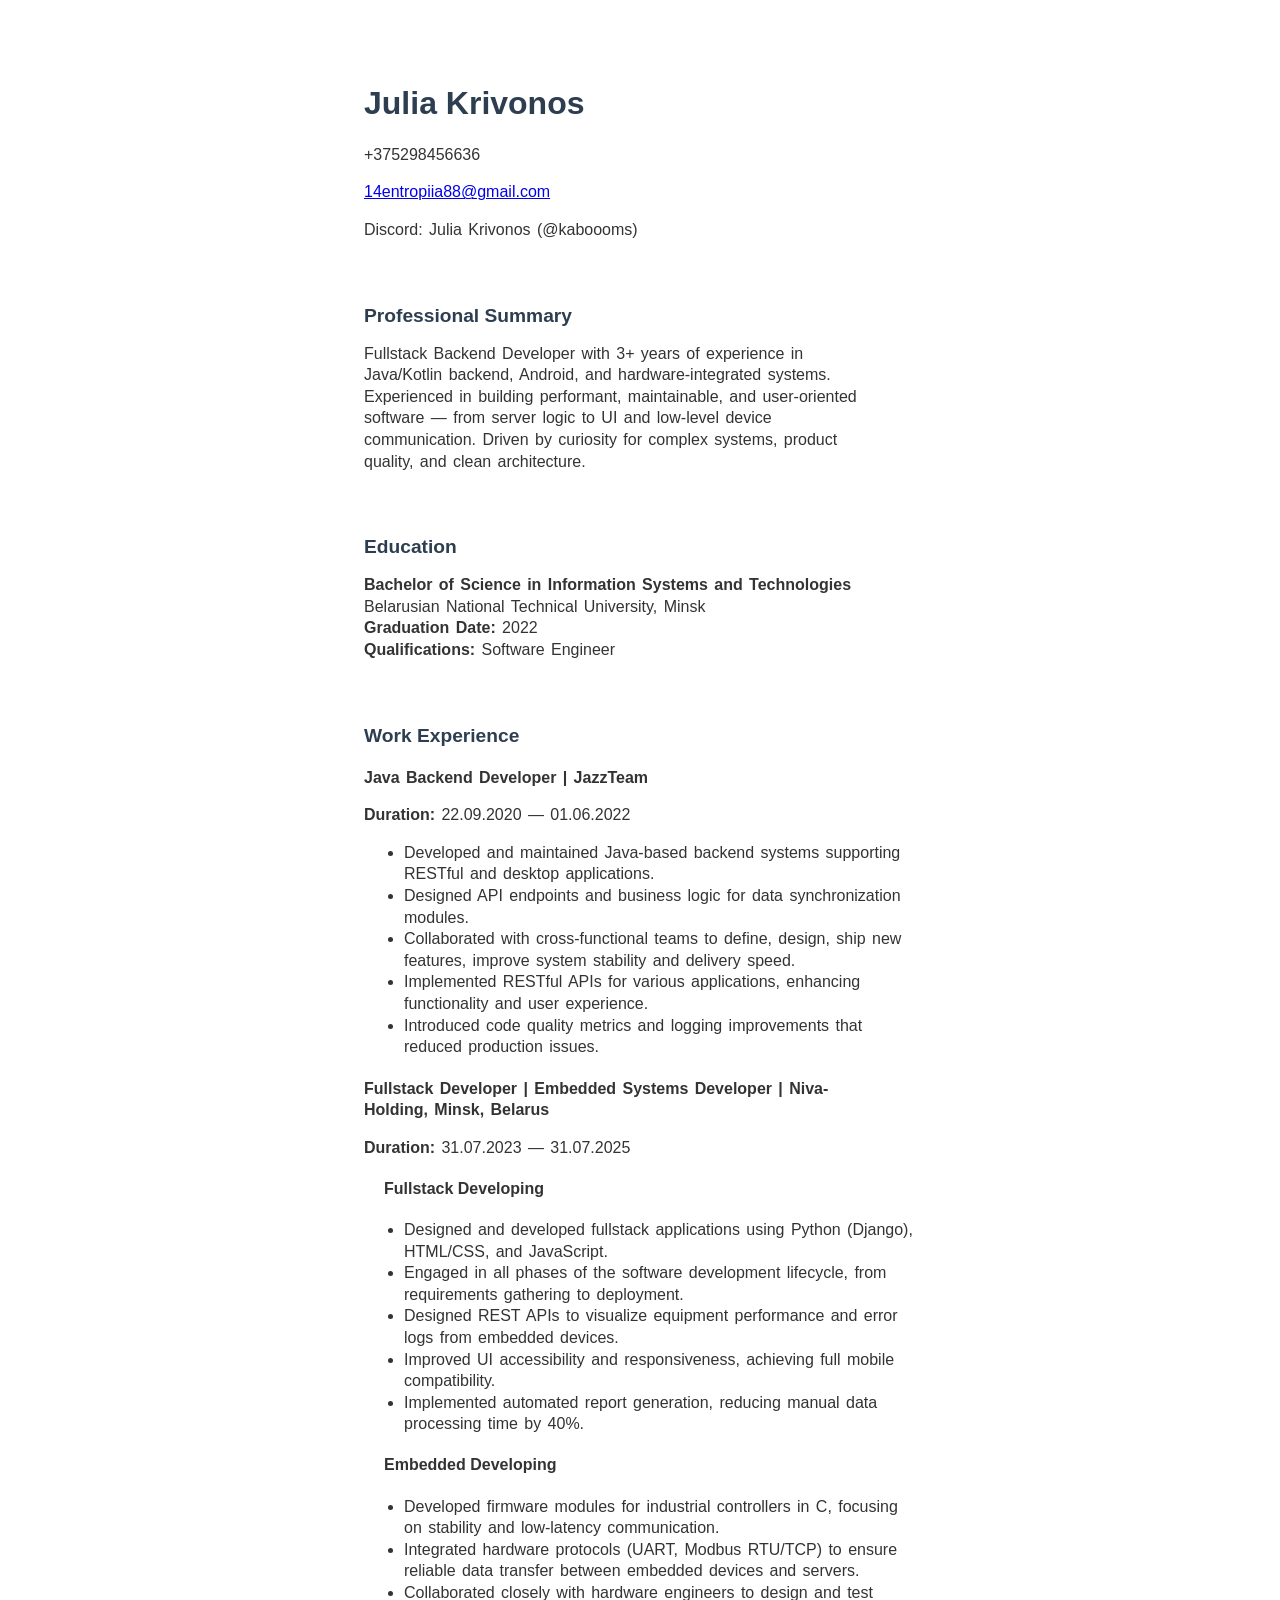
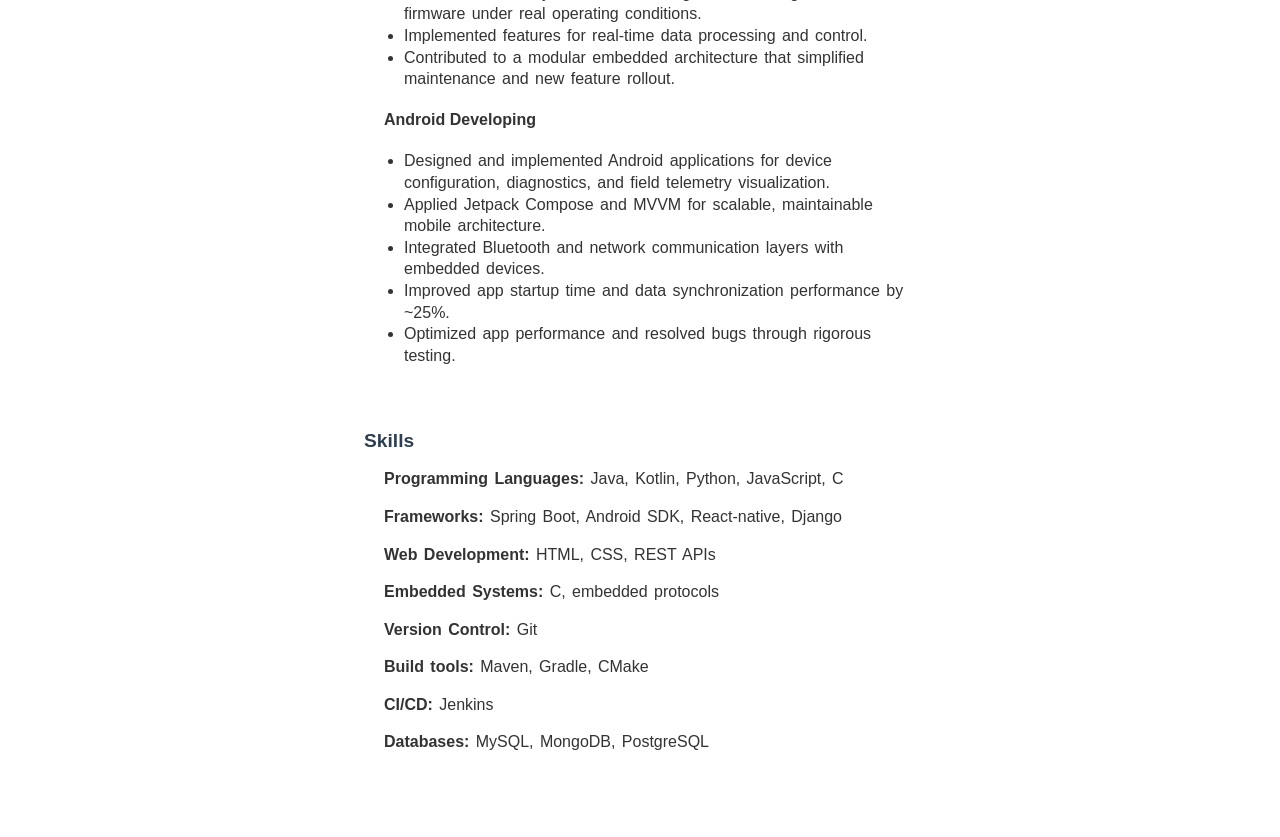
<file: index.html>
<!DOCTYPE html>
<html lang="en">
<head>
    <meta charset="UTF-8">
    <meta name="viewport" content="width=device-width, initial-scale=1.0">
    <meta name="description" content="CV Fullstack developer">
    <link rel="stylesheet" href="style.css" media="screen">
    <title>CV: Julia Krivonos</title>
</head>
<body class="container">
<header>
    <div class="contact-info">
        <h1>Julia Krivonos</h1>
        <p>+375298456636</p>
        <p><a href="mailto:juliakrivonos22@gmail.com">14entropiia88@gmail.com</a></p>
        <p><span>Discord: </span>Julia Krivonos (@kaboooms)</p>
    </div>
</header>
<section class="section">
    <h2 class="section-title">Professional Summary</h2>
    <p>
        Fullstack Backend Developer with 3+ years of experience in Java/Kotlin backend, Android, and hardware-integrated systems.
        Experienced in building performant, maintainable, and user-oriented software — from server logic to UI and low-level device communication.
        Driven by curiosity for complex systems, product quality, and clean architecture.
    </p>
</section>
<section class="section">
    <h2 class="section-title">Education</h2>
    <p>
        <strong>Bachelor of Science in Information Systems and Technologies</strong><br>
        Belarusian National Technical University, Minsk<br>
        <strong>Graduation Date:</strong> 2022<br>
        <strong>Qualifications:</strong> Software Engineer
    </p>
</section>
<section class="section">
    <h2 class="section-title">Work Experience</h2>
    <div class="experience">
        <p class="experience-title">Java Backend Developer | JazzTeam</p>
        <p><strong>Duration:</strong> 22.09.2020 — 01.06.2022</p>
        <div class="job-details">
            <ul>
                <li>Developed and maintained Java-based backend systems supporting RESTful and desktop applications.</li>
                <li>Designed API endpoints and business logic for data synchronization modules.</li>
                <li>Collaborated with cross-functional teams to define, design, ship new features, improve system stability and delivery speed.</li>
                <li>Implemented RESTful APIs for various applications, enhancing functionality and user experience.</li>
                <li>Introduced code quality metrics and logging improvements that reduced production issues.</li>
            </ul>
        </div>
    </div>
    <div class="experience">
        <p class="experience-title">Fullstack Developer | Embedded Systems Developer | Niva-Holding, Minsk, Belarus</p>
        <p><strong>Duration:</strong> 31.07.2023 — 31.07.2025</p>
        <div class="job-details">
            <h4>Fullstack Developing</h4>
            <ul>
                <li>Designed and developed fullstack applications using Python (Django), HTML/CSS, and JavaScript.</li>
                <li>Engaged in all phases of the software development lifecycle, from requirements gathering to deployment.</li>
                <li>Designed REST APIs to visualize equipment performance and error logs from embedded devices.</li>
                <li>Improved UI accessibility and responsiveness, achieving full mobile compatibility.</li>
                <li>Implemented automated report generation, reducing manual data processing time by 40%.</li>
            </ul>
            <h4>Embedded Developing</h4>
            <ul>
                <li>Developed firmware modules for industrial controllers in C, focusing on stability and low-latency communication.</li>
                <li>Integrated hardware protocols (UART, Modbus RTU/TCP) to ensure reliable data transfer between embedded devices and servers.</li>
                <li>Collaborated closely with hardware engineers to design and test firmware under real operating conditions.</li>
                <li>Implemented features for real-time data processing and control.</li>
                <li>Contributed to a modular embedded architecture that simplified maintenance and new feature rollout.</li>
            </ul>
            <h4>Android Developing</h4>
            <ul>
                <li>Designed and implemented Android applications for device configuration, diagnostics, and field telemetry visualization.</li>
                <li>Applied Jetpack Compose and MVVM for scalable, maintainable mobile architecture.</li>
                <li>Integrated Bluetooth and network communication layers with embedded devices.</li>
                <li>Improved app startup time and data synchronization performance by ~25%.</li>
                <li>Optimized app performance and resolved bugs through rigorous testing.</li>
            </ul>
        </div>
    </div>
</section>
<section class="section">
    <h2 class="section-title">Skills</h2>
    <div class="skills-list">
        <p><strong>Programming Languages:</strong> Java, Kotlin, Python, JavaScript, C</p>
        <p><strong>Frameworks:</strong> Spring Boot, Android SDK, React-native, Django</p>
        <p><strong>Web Development:</strong> HTML, CSS, REST APIs</p>
        <p><strong>Embedded Systems:</strong> C, embedded protocols</p>
        <p><strong>Version Control:</strong> Git</p>
        <p><strong>Build tools:</strong> Maven, Gradle, CMake</p>
        <p><strong>CI/CD:</strong> Jenkins</p>
        <p><strong>Databases:</strong> MySQL, MongoDB, PostgreSQL</p>
    </div>
</section>
</body>
</html>
</file>
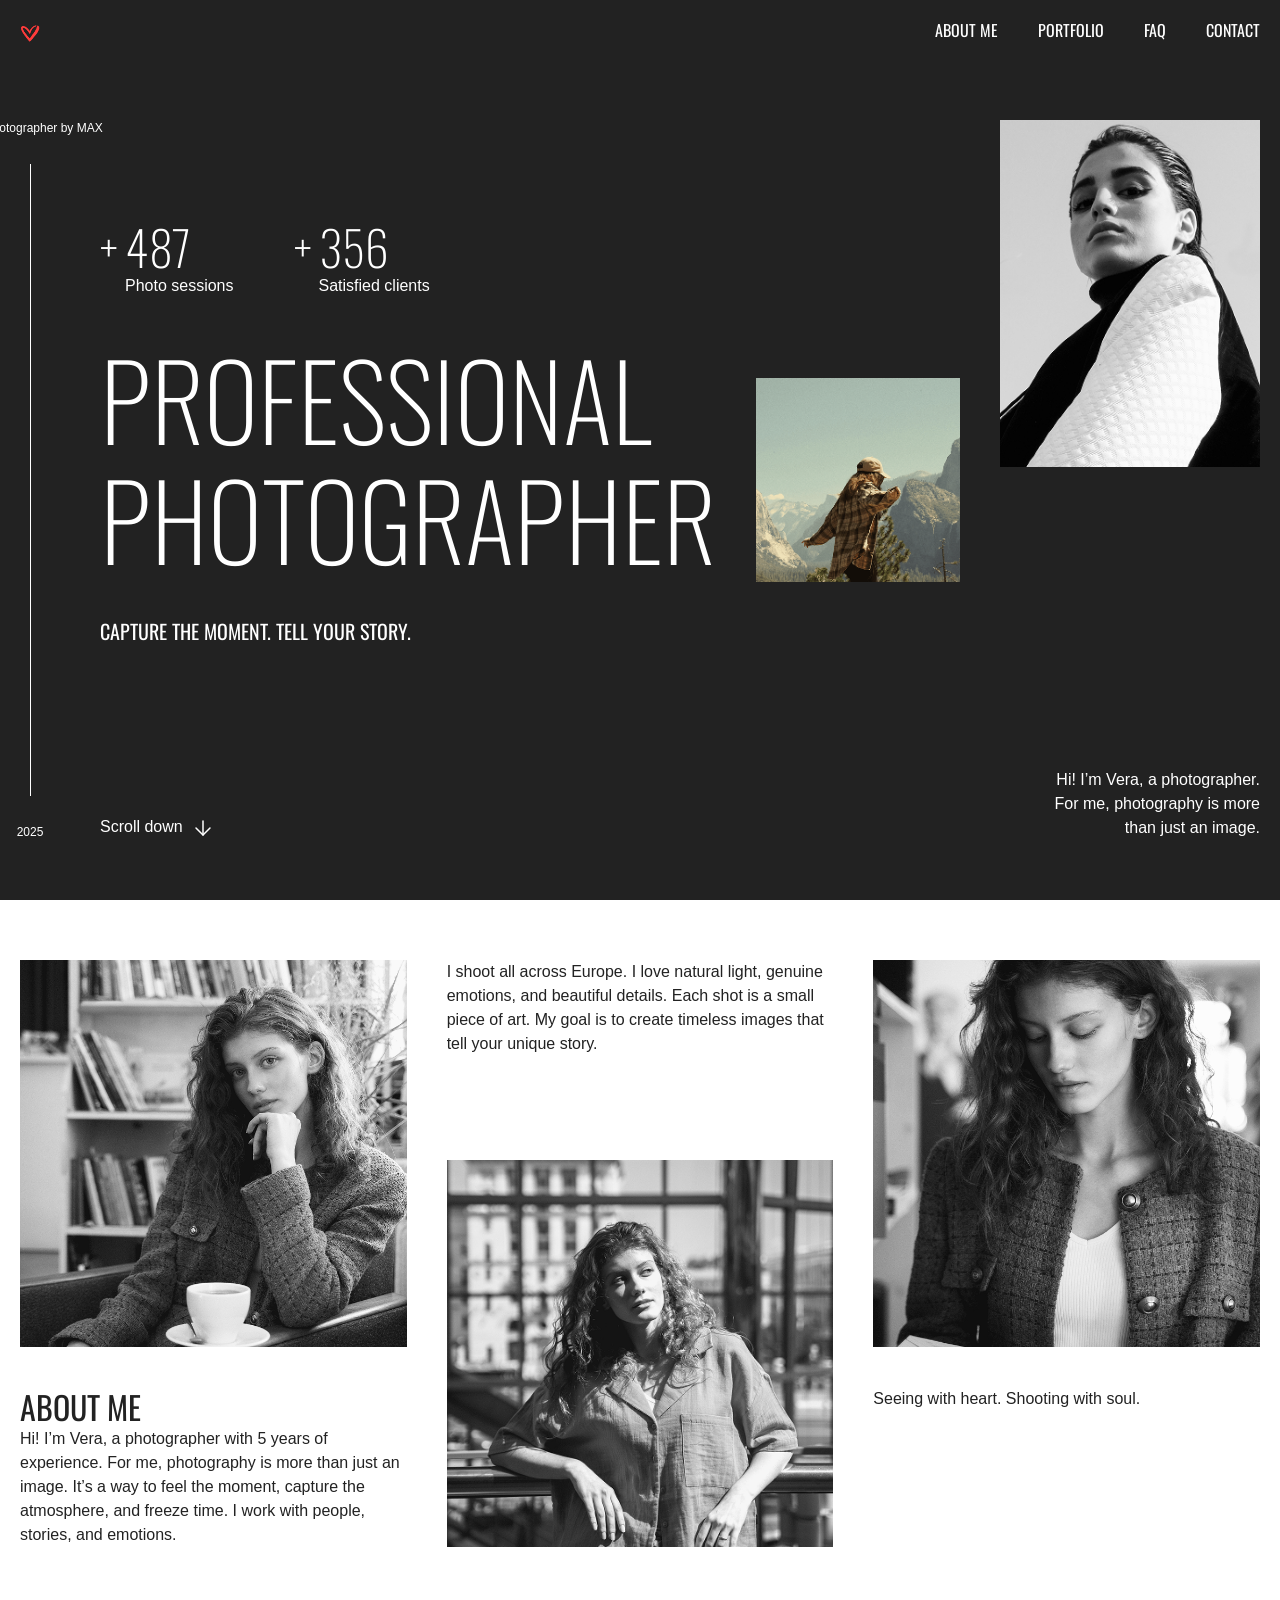
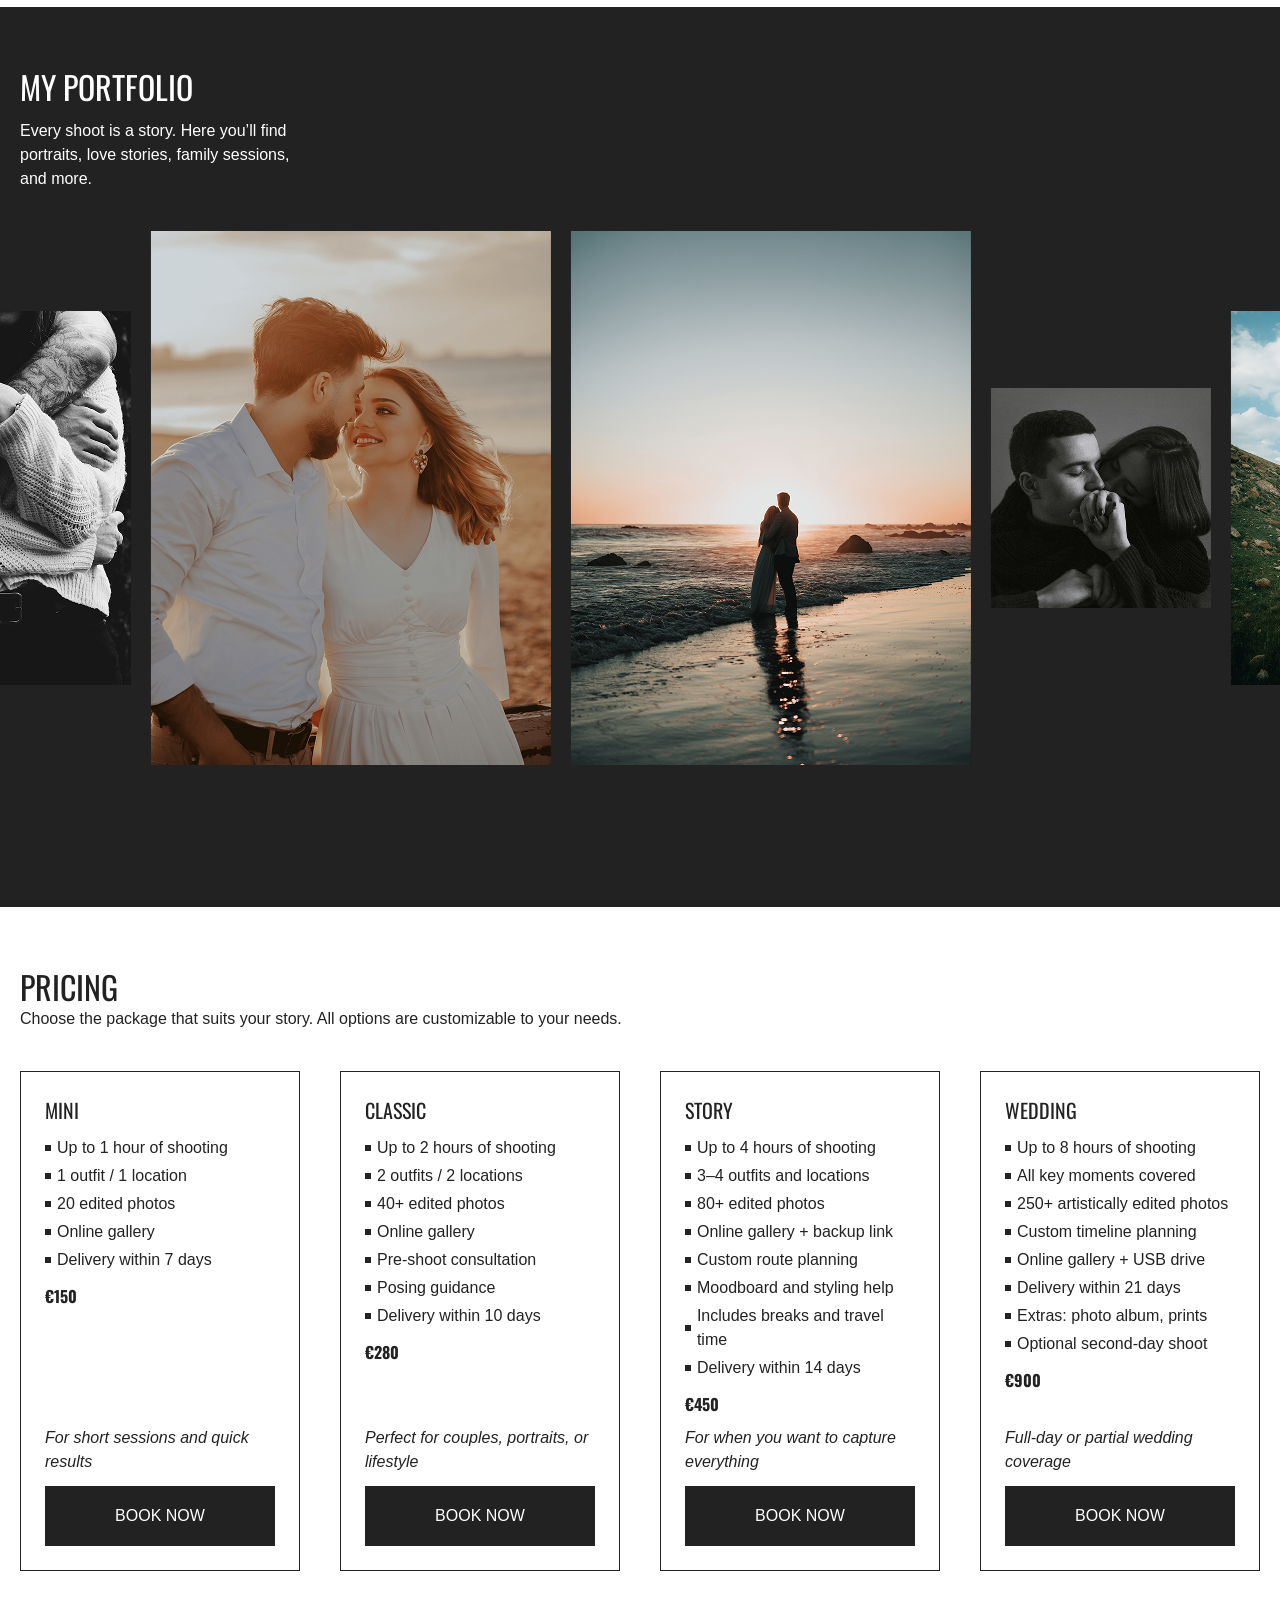
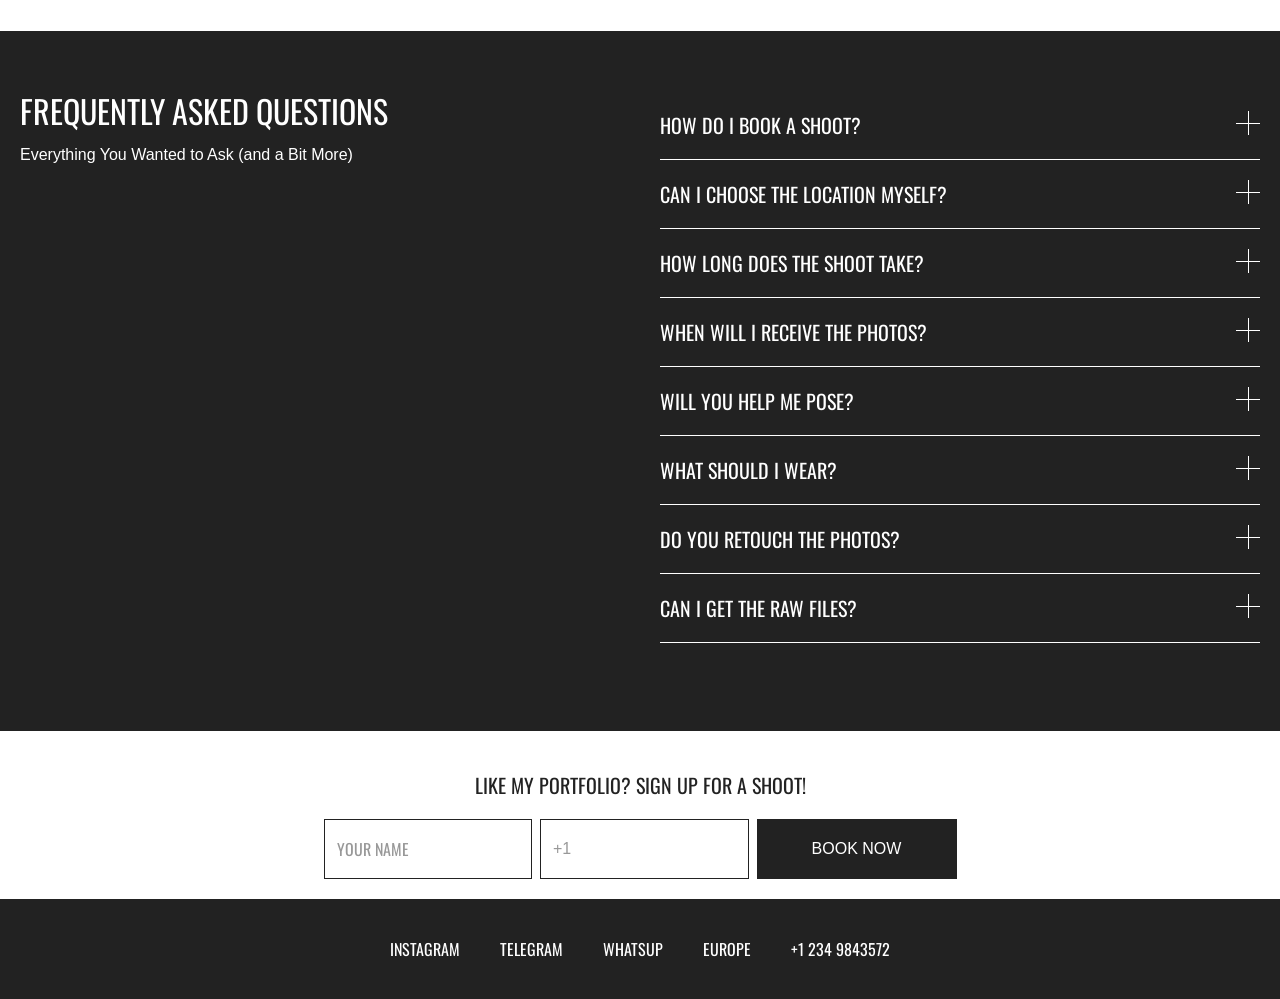
<file: portfolio/index.html>
<!DOCTYPE html>
<html lang="en">
<head>
    <meta charset="UTF-8">
    <meta name="viewport" content="width=device-width,  user-scalable=no">
    <title>Portfolio</title>
    <link rel="preconnect" href="https://fonts.googleapis.com">
    <link rel="preconnect" href="https://fonts.gstatic.com" crossorigin>
    <link href="https://fonts.googleapis.com/css2?family=Oswald:wght@200..700&display=swap" rel="stylesheet">
    <link rel="stylesheet" href="assets/css/style.css">
</head>
<body>
<header>
    <div class="logo">
        <a href="#">
            <svg class="icon">
                <use href="assets/icons/sprite.svg#icon-home"></use>
            </svg>
        </a>
    </div>
    <div class="navigation">
        <ul class="menu">
            <li class="menu__item heading component"><a href="#about">ABOUT ME</a></li>
            <li class="menu__item heading component"><a href="#portfolio">PORTFOLIO</a></li>
            <li class="menu__item heading component"><a href="#faq">FAQ</a></li>
            <li class="menu__item heading component"><a href="#contact">CONTACT</a></li>
        </ul>
        <div class="hamburger">
            <div id="hamburger" class="hamburger__icon">
                <svg class="icon">
                    <use href="assets/icons/sprite.svg#icon-burger"></use>
                </svg>
            </div>
            <div class="hamburger__menu">
                <ul class="hamburger-menu">
                    <li class="hamburger-menu__item heading component"><a href="#about">ABOUT ME</a></li>
                    <li class="hamburger-menu__item heading component"><a href="#portfolio">PORTFOLIO</a></li>
                    <li class="hamburger-menu__item heading component"><a href="#faq">FAQ</a></li>
                    <li class="hamburger-menu__item heading component"><a href="#contact">CONTACT</a></li>
                </ul>
            </div>
        </div>
    </div>
</header>
<section id="hero" class="hero">
    <div class="container decoration">
        <p class="small-text">Best Photographer by MAX</p>
        <hr class="decoration__line">
        <p class="small-text">2025</p>
    </div>
    <div class="container hero__content">
        <div class="container_content column">
            <div class="container column hero__main">
                <div class="hero-list">
                    <div class="hero-list__item">
                        <p class="heading decoration-text plus"></p>
                        <div class="container column">
                            <p class="heading decoration-text">487</p>
                            <p>Photo sessions</p>
                        </div>
                    </div>
                    <div class="hero-list__item">
                        <p class="heading decoration-text plus"></p>
                        <div class="container column">
                            <p class="heading decoration-text">356</p>
                            <p>Satisfied clients</p>
                        </div>
                    </div>
                </div>
                <h1 class="heading">PROFESSIONAL<br>PHOTOGRAPHER</h1>
                <h3 class="heading">CAPTURE THE MOMENT. TELL YOUR STORY.</h3>
            </div>
            <a href="#about" class="scroll_down">
                <p>Scroll down</p>
                <div class="scroll_down_img">
                    <svg class="icon__middle">
                        <use href="assets/icons/sprite.svg#arrow-down"></use>
                    </svg>
                </div>
            </a>
        </div>
        <div class="container column center hero__container removable">
            <div>
                <img src="assets/img/portfolio_photo.png" alt="Portfolio professional photo of beautiful women">
            </div>
        </div>
        <div class="container column space-between hero__container">
            <div>
                <img src="assets/img/portfolio_photo_black_white.png"
                     alt="Portfolio professional photo of beautiful women">
            </div>
            <p class="hero__description">
                Hi! I’m Vera, a photographer.<br>
                For me, photography is more<br>
                than just an image.
            </p>
        </div>
    </div>
</section>
<section id="about" class="about">
    <div class="container column about-content">
        <div class="">
            <img src="assets/img/about_me_photo.png" alt="Portfolio professional photo of beautiful women"/>
        </div>
        <div class="about-content__description">
            <h2 class="heading">About me</h2>
            <p>
                Hi! I’m Vera, a photographer with 5 years of experience. For me, photography is more than just an image.
                It’s a way to feel the moment, capture the atmosphere, and freeze time. I work with people, stories, and
                emotions.
            </p>
        </div>
    </div>
    <div class="container column about-content">
        <div class="">
            <p>
                I shoot all across Europe. I love natural light, genuine emotions, and beautiful details. Each shot is a
                small piece of art. My goal is to create timeless images that tell your unique story.
            </p>
        </div>
        <div class="about-content__preimage">
            <img src="assets/img/about_me_photo_picture.png" alt="Portfolio professional photo of beautiful women"/>
        </div>
    </div>
    <div class="container column about-content">
        <div class="">
            <img src="assets/img/about_me_photo_proff.png" alt="Portfolio professional photo of beautiful women"/>
        </div>
        <div class="">
            <p>
                Seeing with heart. Shooting with soul.
            </p>
        </div>

    </div>
</section>
<section id="portfolio" class="portfolio">
    <div class="portfolio-container">
        <div class="portfolio-container__header">
            <h2 class="heading">MY PORTFOLIO</h2>
            <p class="">Every shoot is a story. Here you’ll find portraits, love stories, family sessions, and more.</p>
        </div>
        <div class="slider">
            <div class="slider-wrapper">
                <div class="slider__item"><img src="assets/img/portfolio_beautiful_sunshine.png" alt="Portfolio photo"/></div>
                <div class="slider__item"><img src="assets/img/portfolio_beautiful_couple_lovers.png" alt="Portfolio photo"/></div>
                <div class="slider__item"><img src="assets/img/portfolio_shooting_nature_mountains.png" alt="Portfolio photo"/></div>
                <div class="slider__item"><img src="assets/img/portfolio_beautiful_couple_lovers_photo.png" alt="Portfolio photo"/></div>
                <div class="slider__item"><img src="assets/img/portfolio_photo_girls_fashion_sepia.png" alt="Portfolio photo"/></div>
                <div class="slider__item"><img src="assets/img/portfolio_beautiful_couple_lovers_wb.png" alt="Portfolio photo"/></div>
                <div class="slider__item"><img src="assets/img/portfolio_beautiful_couple_wb.png" alt="Portfolio photo"/></div>
                <div class="slider__item"><img src="assets/img/portfolio_photo_wedding_black_white.png" alt="Portfolio photo"/></div>
                <div class="slider__item"><img src="assets/img/portfolio_shooting_couples_lovers_original.png" alt="Portfolio photo"/></div>
                <div class="slider__item"><img src="assets/img/portfolio_photo_couples_wb_10.png" alt="Portfolio photo"/></div>
                <div class="slider__item"><img src="assets/img/portfolio_shooting_couples_11.png" alt="Portfolio photo"/></div>
                <div class="slider__item"><img src="assets/img/portfolio_shooting_couples_12.png" alt="Portfolio photo"/></div>
            </div>
        </div>
    </div>
</section>
<section id="pricing" class="pricing">
    <div class="pricing-title">
        <h2 class="heading">PRICING</h2>
        <p class="">Choose the package that suits your story. All options are customizable to your needs.</p>
    </div>
    <div class="pricing-container">
        <div class="pricing-container__item price-card">
            <div class="price-card__container">
                <h3 class="price-card__title heading">MINI</h3>
                <ul class="price-card__list">
                    <li>Up to 1 hour of shooting</li>
                    <li>1 outfit / 1 location</li>
                    <li>20 edited photos</li>
                    <li>Online gallery</li>
                    <li>Delivery within 7 days</li>
                </ul>
                <h4 class="heading">€150</h4>
            </div>
            <div class="price-card__description">
                <p class="italic">For short sessions and quick results</p>
                <div class="pricing-card__button">
                    <a>BOOK NOW</a>
                </div>
            </div>
        </div>
        <div class="pricing-container__item price-card">
            <div class="price-card__container">
                <h3 class="price-card__title heading">CLASSIC</h3>
                <ul class="price-card__list">
                    <li>Up to 2 hours of shooting</li>
                    <li>2 outfits / 2 locations</li>
                    <li>40+ edited photos</li>
                    <li>Online gallery</li>
                    <li>Pre-shoot consultation</li>
                    <li>Posing guidance</li>
                    <li>Delivery within 10 days</li>
                </ul>
                <h4 class="heading">€280</h4>
            </div>
            <div class="price-card__description">
                <p class="italic">Perfect for couples, portraits, or lifestyle</p>
                <div class="pricing-card__button">
                    <a>BOOK NOW</a>
                </div>
            </div>
        </div>
        <div class="pricing-container__item price-card">
            <div class="price-card__container">
                <h3 class="price-card__title heading">STORY</h3>
                <ul class="price-card__list">
                    <li>Up to 4 hours of shooting</li>
                    <li>3–4 outfits and locations</li>
                    <li>80+ edited photos</li>
                    <li>Online gallery + backup link</li>
                    <li>Custom route planning</li>
                    <li>Moodboard and styling help</li>
                    <li>Includes breaks and travel time</li>
                    <li>Delivery within 14 days</li>
                </ul>
                <h4 class="heading">€450</h4>
            </div>
            <div class="price-card__description">
                <p class="italic">For when you want to capture everything</p>
                <div class="pricing-card__button">
                    <a>BOOK NOW</a>
                </div>
            </div>
        </div>
        <div class="pricing-container__item price-card">
            <div class="price-card__container">
                <h3 class="price-card__title heading">WEDDING</h3>
                <ul class="price-card__list">
                    <li>Up to 8 hours of shooting</li>
                    <li>All key moments covered</li>
                    <li>250+ artistically edited photos</li>
                    <li>Custom timeline planning</li>
                    <li>Online gallery + USB drive</li>
                    <li>Delivery within 21 days</li>
                    <li>Extras: photo album, prints</li>
                    <li>Optional second-day shoot</li>
                </ul>
                <h4 class="heading">€900</h4>
            </div>
            <div class="price-card__description">
                <p class="italic">Full-day or partial wedding coverage</p>
                <div class="pricing-card__button">
                    <a>BOOK NOW</a>
                </div>
            </div>
        </div>
    </div>
</section>
<section id="faq" class="faq container">
    <div class="faq__item">
        <div class="faq-title">
            <h2 class="heading">FREQUENTLY ASKED QUESTIONS</h2>
            <p class="">Everything You Wanted to Ask (and a Bit More)</p>
        </div>
    </div>
    <div class="faq__item">
        <div class="accordion">
            <div class="accordion__title">
                <h3 class="heading">HOW DO I BOOK A SHOOT?</h3>
                <div class="accordion__icon icon__middle"></div>
            </div>
            <div class="accordion__body">
                <p>Super simple – just message me through any convenient platform (Instagram, Telegram, WhatsApp, or the
                    contact form on this site). We’ll discuss your preferred date, city, and session type. Once
                    confirmed, I’ll reserve the date for you and send over preparation tips.</p>
            </div>
        </div>
        <div class="accordion">
            <div class="accordion__title">
                <h3 class="heading">CAN I CHOOSE THE LOCATION MYSELF?</h3>
                <div class="accordion__icon icon__middle"></div>
            </div>
            <div class="accordion__body">
                <p>Absolutely! If there’s a special place you love or have in mind — I’m happy to shoot there. If you’re
                    unsure, I can suggest beautiful spots with great lighting and atmosphere, tailored to your vision
                    and mood.</p>
            </div>
        </div>
        <div class="accordion">
            <div class="accordion__title">
                <h3 class="heading">HOW LONG DOES THE SHOOT TAKE?</h3>
                <div class="accordion__icon icon__middle"></div>
            </div>
            <div class="accordion__body">
                <p> That depends on the package you choose. On average, sessions last from 1 to 4 hours. We’ll plan the
                    pace and type of shoot together — from relaxed city strolls and love stories to more dynamic or
                    editorial sessions.</p>
            </div>
        </div>
        <div class="accordion">
            <div class="accordion__title">
                <h3 class="heading">When will I receive the photos?</h3>
                <div class="accordion__icon icon__middle"></div>
            </div>
            <div class="accordion__body">
                <p>You’ll receive your edited photos within 7–14 days. For event and wedding sessions — up to 30 days. I
                    deliver them in a stylish online gallery, where you can download them in full quality or easily
                    share with friends and family.</p>
            </div>
        </div>
        <div class="accordion">
            <div class="accordion__title">
                <h3 class="heading">Will you help me pose?</h3>
                <div class="accordion__icon icon__middle"></div>
            </div>
            <div class="accordion__body">
                <p>Definitely! I’ll guide you gently throughout the session — where to look, how to move, how to relax.
                    The goal is to make you feel comfortable and natural. My approach is relaxed, and I’ll never force
                    awkward poses. The result? Real, expressive, and beautiful photos.</p>
            </div>
        </div>
        <div class="accordion">
            <div class="accordion__title">
                <h3 class="heading">What should I wear?</h3>
                <div class="accordion__icon icon__middle"></div>
            </div>
            <div class="accordion__body">
                <p>After booking, I’ll send you a style guide with suggestions for colors, textures, and combinations.
                    The most important thing is that you feel confident in your outfit. I’m also happy to help you
                    coordinate looks or plan something cohesive for couples or groups.</p>
            </div>
        </div>
        <div class="accordion">
            <div class="accordion__title">
                <h3 class="heading">Do you retouch the photos?</h3>
                <div class="accordion__icon icon__middle"></div>
            </div>
            <div class="accordion__body">
                <p>Yes, all photos are color-corrected and lightly retouched. My editing style is clean and natural — no
                    overdone filters or fake skin. Just you, at your best. Extra retouching is available upon
                    request.</p>
            </div>
        </div>
        <div class="accordion">
            <div class="accordion__title">
                <h3 class="heading">Can I get the raw files?</h3>
                <div class="accordion__icon icon__middle"></div>
            </div>
            <div class="accordion__body">
                <p>I don’t deliver RAW files. My work includes not only shooting, but also careful selection and editing
                    to create a complete and polished result. You’ll receive only the best images, ready for printing,
                    sharing, or publishing.</p>
            </div>
        </div>
    </div>
</section>
<footer>
    <div id="contact" class="contact">
        <h3 class="heading">LIKE MY PORTFOLIO? SIGN UP FOR A SHOOT!</h3>
        <form class="contact-form">
            <label for="name" class="component placeholder">
                <input id="name" type="text" class="heading component" placeholder="YOUR NAME">
            </label>
            <label for="number" class="component placeholder">
                <input id="number" type="tel" pattern="[0-9]{3}-[0-9]{3}-[0-9]{4}" placeholder="+1">
            </label>
            <div class="button">
                <p>BOOK NOW</p>
            </div>
        </form>
    </div>
    <div class="links container">
        <div class="links__item"><a class="heading component">INSTAGRAM</a></div>
        <div class="links__item"><a class="heading component">TELEGRAM</a></div>
        <div class="links__item"><a class="heading component">WHATSUP</a></div>
        <div class="links__item"><a class="heading component">EUROPE</a></div>
        <div class="links__item"><a class="heading component">+1 234 9843572</a></div>
    </div>
</footer>
<div id="sign-up-popup" class="overlay">
    <div class="popup">
        <div class="close">
            <div class="close__content icon__middle"></div>
        </div>
        <h3 class="heading">Like my portfolio? Sign up for a shoot!</h3>
        <form id="sign-up" class="sign-up">
            <label for="f_name" class="component placeholder">
                <input id="f_name" type="text" class="heading component" placeholder="YOUR NAME">
            </label>
            <label for="f_number" class="component placeholder">
                <input id="f_number" type="tel" pattern="[0-9]{3}-[0-9]{3}-[0-9]{4}" placeholder="+1">
            </label>
            <div class="button">
                <p>BOOK NOW</p>
            </div>
        </form>
    </div>
</div>
<script type="module" src="assets/js/script.js"></script>
</body>
</html>
</file>
<file: style.css>
*,
*::before,
*::after {
    box-sizing: border-box;
}
ul[class],
ol[class] {
    padding: 0;
}
body {
    font-family: Roboto, sans-serif;
    margin: 20px;
    color: #333;
}
h1, h2 {
    color: #2c3e50;
}
p, li{
    max-width: 40vw;
    line-height: 1.35;
    word-spacing: 0.12em;
}
.container{
    padding-block: clamp(2rem, 5vw, 4rem);
    margin: auto;
    width: fit-content;
}
.contact-info, .section, .skills-list {
    margin-bottom: 20px;
}
.skills-list p{
    margin-left: 20px;
}
.section{
    margin-top: clamp(32px, 5vw, 64px);
}
.section-title {
    font-size: 1.2em;
    font-weight: bold;
    color: #2c3e50;
    margin-bottom: 10px;
}
.experience {
    margin-block: 10px;
}
.experience-title {
    font-weight: bold;
    margin-top: 20px;
}
.job-details {
    margin-left: 20px;
}
ul {
    margin: 5px 0;
    padding-left: 20px;
}
</file>
<file: portfolio/assets/css/style.css>
/* Modern CSS Reset */
*, *::before, *::after {
    box-sizing: border-box;
}

body, h1, h2, h3, h4, p, figure, blockquote, dl, dd {
    margin: 0;

}

ul, ol {
    list-style: none;
    margin: 0;
    padding: 0;
}

li {
    list-style: none;
}

html:focus-within {
    scroll-behavior: smooth;
}

body {
    min-height: 100vh;
    text-rendering: optimizeSpeed;
    line-height: 1.5;
    font-family: var(--font-body), sans-serif;
    cursor: default;
}

a:not([class]) {
    text-decoration-skip-ink: auto;
}

img, picture {
    max-width: 100%;
    display: block;
}

input, button, textarea, select {
    font: inherit;
}

:root {
    --font-heading: 'Oswald';
    --font-body: 'Mulish';

    --primary-color: #222222;
    --overlay-color: rgb(34, 34, 34, 60%);
    --placeholder-color: #989898;
    --primary-color-light: #ffff;
    --primary-text-color: #ffff;
    --secondary-color: #FF3C3C;
    --radius: 8px;
}


html {
    background-color: var(--primary-color);
    color: var(--primary-text-color);
    font-size: 1em;
    line-height: 1.4;
}

::-moz-selection {
    background: #b3d4fc;
    text-shadow: none;
}

::selection {
    background: #b3d4fc;
    text-shadow: none;
}

hr {
    display: block;
    height: 1px;
    border: 0;
    border-top: 1px solid #ccc;
    margin: 1em 0;
    padding: 0;
}

/*
 * Remove the gap between audio, canvas, iframes,
 * images, videos and the bottom of their containers:
 * https://github.com/h5bp/html5-boilerplate/issues/440
 */

audio,
canvas,
iframe,
img,
svg,
video {
    vertical-align: middle;
}

/*
 * Remove default fieldset styles.
 */

fieldset {
    border: 0;
    margin: 0;
    padding: 0;
}

/*
 * Allow only vertical resizing of textareas.
 */

textarea {
    resize: vertical;
}

a {
    color: inherit; /* берём цвет от родителя */
    text-decoration: none; /* убираем подчёркивание */
    cursor: pointer; /* курсор «рука» */
}

a,
a:link,
a:visited,
a:hover,
a:active {
    color: inherit;
    text-decoration: none;
}

body {
    scrollbar-width: none; /* Firefox */
    -ms-overflow-style: none; /* IE 10+ */
}

/* хром, сафари */
::-webkit-scrollbar {
    width: 0;
}

/* ie 10+ */
body {
    -ms-overflow-style: none;
}

.no-scroll {
    overflow: hidden;
}

/* ==========================================================================
   Author's custom styles
   ========================================================================== */
.heading {
    font-family: var(--font-heading), sans-serif;
    font-optical-sizing: auto;
    font-weight: normal;
    font-style: normal;
    text-transform: uppercase;
}

h1.heading {
    font-size: clamp(4.25rem, 0.8214rem + 7.1429vw, 7.25rem);
    line-height: clamp(5rem, 1.2857rem + 7.7381vw, 8.25rem);
    font-weight: lighter;
}

h2.heading {
    font-size: 32px;
    line-height: 40px;
}

h3.heading {
    font-size: 20px;
    line-height: 28px;
}

.component, h4.heading {
    font-size: 16px;
    line-height: 24px;
}

h4.heading {
    font-weight: bolder;
}

.small-text {
    font-size: 12px;
    line-height: 16px;
}

.italic {
    font-style: italic;
}

.decoration-text {
    font-size: 48px;
    line-height: 54px;
    font-weight: lighter;
}

p {
    font-family: var(--font-body), sans-serif;
    font-optical-sizing: auto;
    font-weight: normal;
    font-style: normal;
}


header {
    display: flex;
    flex-wrap: nowrap;
    position: fixed;
    z-index: 100;
    width: 100%;
    height: 60px;
    background: var(--primary-color);
}

@supports (animation-timeline:scroll()) {

    header:not(.hamburger__menu.active) {
        animation: hideHeader linear both;
        animation-timeline: scroll(root);
        animation-range: 0 60px;
    }

    @keyframes hideHeader {
        to {
            transform: translateY(-100%); /* Moves the header up by its full height */
        }
    }
}


.navigation {
    display: flex;
    flex: 1;
    justify-content: end;
}

.menu {
    display: flex;
}

.hamburger {
    display: none;
}

.hamburger .icon {
    width: 60px;
    height: 60px;
    /*fill: white;*/
}

.menu__item {
    display: flex;
    align-items: center;
    padding-inline: 20px;
    text-align: center;
}

.menu__item a {
    text-decoration: none;
    font-family: var(--primary-text-color), sans-serif;
    line-height: 24px;
    display: block;
    text-align: center;

}

.menu__item a:hover {
    color: var(--secondary-color);
}

.container {
    display: flex;
}

.container .column {
    flex-direction: column;
}

.container_content {
    display: flex;
    flex: 1 0 auto;
    padding: 160px 0 60px 0;
}

.logo {
    padding: 20px;
    fill: var(--secondary-color);
}

.icon {
    width: 20px;
    height: 20px;
    /*fill: var(--secondary-color);*/
    vertical-align: middle;
    /*transition: fill 0.2s;*/
}

.icon__middle {
    width: 24px;
    height: 24px;
    vertical-align: middle;
    /*fill: var(--primary-text-color);*/
}

.icon__big {
    width: 60px;
    height: 60px;
}

.hero {
    display: flex;
    gap: 20px;
    width: 100%;
    min-height: calc(100vh);
    padding-top: 60px;
}

.hero__content {
    width: 100%;
    gap: 40px;
    padding-inline: 20px;
}

.hero__container {
    padding-block: 60px;
    align-items: end;
    gap: 60px;
}

.hero__main {
    flex: 1 0 auto;
    gap: 40px;
}

.container.column.center {
    align-self: center;
}

.space-between {
    justify-content: space-between;
}

.hero-list {
    display: flex;
    gap: 60px;
}

.hero-list__item {
    display: flex;
}

.scroll_down:hover p {
    color: var(--secondary-color);
}

.scroll_down:hover > .scroll_down_img > svg {
    fill: var(--secondary-color) !important;
}

.scroll_down {
    /*position: fixed;*/
    display: flex;
    justify-self: end;
    gap: 8px;
    cursor: pointer;

}

.plus::before {
    content: "+";
    display: inline-block;
    padding-right: 8px;
}

.hero__description {
    align-self: end;
    text-align: end;
    white-space: nowrap;
}

.decoration {
    flex-flow: column;
    width: 60px;
    gap: 12px;
    align-items: center;
    padding-block: 60px;
    padding-inline: 20px;
}

.decoration hr {
    display: block;
    background-color: white;
    flex: 1;
    height: 100%;
    border: 0;
    padding: 0;
    width: 1px;
}

.decoration > * {
    writing-mode: sideways-lr;
    text-orientation: upright;
    text-align: end;
    text-wrap: nowrap;
}

.about {
    display: flex;
    background-color: var(--primary-color-light);
    color: var(--primary-color);
    gap: 40px;
    padding: 60px 20px;
}

.about-content {
    flex: 1;
    display: flex;
    flex-direction: column;
    gap: 40px;
}

.about-content > * {
    flex: 1;
}

.about-content__description {
    gap: 12px;
}

.portfolio {
    min-height: 100dvh;
}

.portfolio-container {
    display: flex;
    flex-direction: column;
    width: 100%;
    min-height: 100dvh;
    height: 100%;
    padding: 60px 0;
    gap: 40px;
}

.portfolio-container__header {
    display: flex;
    flex-direction: column;
    width: 25%;
    gap: 12px;
    padding: 0 20px;
}

.slider {
    position: relative;
    width: 100%;
    height: 100%;
    overflow-x: clip;
}

.slider-wrapper {
    display: flex;
    height: max-content;
    gap: 20px;
    flex-wrap: nowrap;
    justify-content: center;
    align-items: center;
    transition: transform 0.1s ease-out; /* для drag плавности */
}

.slider__item {
    flex: 0 0 auto;
    height: 100%;
    user-select: none;
}

.slider__item img {
    display: block;
    width: 100%;
    max-width: 100%;
    object-fit: cover;
    height: auto;
    object-position: center;
    user-select: none;
    pointer-events: none;
}

.overlay {
    position: fixed;
    display: none;
    justify-content: center;
    align-items: center;
    top: 0;
    bottom: 0;
    left: 0;
    right: 0;
    background: var(--overlay-color);
}

#sign-up-popup.active {
    display: flex;
}

.popup {
    position: relative;
    display: flex;
    flex-direction: column;
    background: var(--primary-color-light);
    color: var(--primary-color);
    width: fit-content;
    padding: 60px 20px;
    gap: 12px;
}

.sign-up {
    display: flex;
    flex-direction: column;
    gap: 8px;
    align-items: stretch;
    justify-content: center;
}


.close {
    position: absolute;
    height: 60px;
    width: 60px;
    top: 0;
    right: 0;
    z-index: 100;
    display: flex;
    align-items: center;
    justify-content: center;
    cursor: pointer;
}

.close:hover > .close__content::after,
.close:hover > .close__content::before,
.close:focus-within > .close__content::after,
.close:focus-within > .close__content::before {
    background-color: var(--secondary-color);
}


.close__content {
    position: relative;
    display: block;
}

.close__content::before {
    content: "";
    position: absolute;
    top: 0;
    left: 50%;
    width: 1px;
    height: 100%;
    rotate: 45deg;
    background: var(--primary-color);
}

.close__content::after {
    content: "";
    position: absolute;
    top: 0;
    left: 50%;
    width: 1px;
    height: 100%;
    rotate: -45deg;

    background: var(--primary-color);
}


.pricing {
    display: flex;
    flex-direction: column;
    gap: 40px;
    background-color: var(--primary-color-light);
    color: var(--primary-color);
    padding: 60px 20px;
}

.pricing-container {
    display: flex;
    gap: 40px;
}

.pricing-container__item {
    flex: 1;
}

.pricing-title {
    gap: 12px;
}

.price-card {
    display: flex;
    flex-direction: column;
    justify-content: space-between;
    min-width: 250px;
    min-height: 500px;
    padding: 24px;
    border: var(--primary-color) 1px solid;
}

.price-card:hover {
    border: var(--secondary-color) 1px solid;
}

.price-card:hover .pricing-card__button {
    background-color: var(--secondary-color);
    color: var(--primary-color);
}

.price-card__container {
    display: flex;
    flex-direction: column;
    gap: 12px;
}

.price-card__list {
    display: flex;
    flex-direction: column;
    gap: 4px;
}

.price-card__list li {
    display: flex;
    align-items: center;
    gap: 6px;
}

.price-card__list li::before {
    content: " ";
    display: inline-block;
    width: 6px;
    height: 6px;
    background-color: var(--primary-color);
}

.price-card__description {
    display: flex;
    flex-direction: column;
    gap: 12px;
}

.pricing-card__button,
.button {
    height: 60px;
    background-color: var(--primary-color);
    color: var(--primary-text-color);
    display: flex;
    align-items: center;
    justify-content: center;
    cursor: pointer;
}

.pricing-card__button:hover,
.button:hover {
    background-color: var(--secondary-color);
    content: var(--primary-color);
}

.faq {
    display: flex;
    min-height: 700px;
    padding: 60px 20px;
    gap: 40px;
    align-items: stretch;
    justify-content: flex-start;
}

.faq__item {
    flex: 1;
}

.faq-title {
    position: -webkit-sticky;
    position: sticky;
    top: 60px;
    display: flex;
    flex-direction: column;
    gap: 12px;
}

.accordion {
    position: relative;
}

.accordion__title {
    text-transform: uppercase;
    cursor: pointer;
}

.accordion__title:hover {
    color: var(--secondary-color);
}

.accordion__title:hover .accordion__icon::after,
.accordion__title:hover .accordion__icon::before {
    background-color: var(--secondary-color);
}

.accordion::after {
    content: "";
    display: block;
    width: 100%;
    height: 1px;
    background-color: var(--primary-color-light);
}

.accordion__title {
    display: flex;
    width: 100%;
    padding: 20px 0;
}

.accordion__title > :first-child {
    flex: 1;
}

.accordion__icon {
    position: relative;
    display: flex;
    align-items: center;
    justify-content: center;
}

.accordion__icon::before, .accordion__icon::after {
    content: "";
    position: absolute;
    background-color: var(--primary-text-color);
}

.accordion__icon::before {
    top: 50%;
    left: 0;
    width: 100%;
    height: 1px;
}

.accordion__icon:focus-within .accordion__icon::after {
    background-color: var(--secondary-color);
}

.accordion__icon::after {
    top: 0;
    left: 50%;
    width: 1px;
    height: 100%;
}

.accordion__body {
    padding: 0 0 20px 0;
    display: none;
}

.accordion[aria-expanded="true"] > .accordion__body {
    display: block;
}


.placeholder {
    color: var(--placeholder-color);
}

.contact {
    display: flex;
    flex-direction: column;
    justify-content: center;
    align-items: center;
    background: var(--primary-color-light);
    color: var(--primary-color);
    padding: 40px 0 0 0;
}

.contact-form {
    display: flex;
    align-items: center;
    justify-content: center;
    padding: 20px 0;
    gap: 8px;
}

.contact-form > label {
    flex: 1;
    width: 100%;
}

.button {
    min-width: 200px;
    max-width: 380px;
}

.links {
    padding: 20px;
    align-items: center;
    justify-content: center;
    display: flex;
}

.links__item {
    height: 60px;
    padding: 0 20px;
    display: flex;
    align-items: center;
    justify-content: center;
}

.links__item a:hover {
    color: var(--secondary-color);
}

input {
    height: 60px;
    width: 100%;
    max-width: 380px;
    padding: 12px;
    border: var(--primary-color) 1px solid;
    outline: none;
}

input:hover {
    border: var(--secondary-color) 1px solid;
}

input::placeholder {
    color: var(--placeholder-color);
}

@media (max-width: 1200px) {
    .pricing-container {
        flex-wrap: wrap;
    }

    .pricing-container__item {
        flex: 0.5 0 40%;
    }
}

@media (max-width: 768px) {
    h1.heading {
        font-size: 68px;
        line-height: 80px;
    }

    .menu {
        display: none;
    }

    .hero__content {
        gap: 20px;
    }

    .removable {
        display: none;
    }

    .hamburger {
        display: block;
        cursor: pointer;
    }

    .hamburger__icon {
        fill: var(--primary-color-light);
    }

    .hamburger__menu.active {
        display: inline-block;
    }

    .hamburger__menu {
        position: fixed;
        display: none;
        top: 60px;
        left: 0;
        width: 100%;
        height: calc(100dvh - 60px);
        background-color: var(--primary-color);
    }

    .hamburger-menu__item a:hover,
    .hamburger-menu__item a:focus-within,
    .hamburger-menu__item a:focus {
        color: var(--secondary-color);
    }

    .hamburger-menu {
        display: flex;
        flex-flow: column;
        align-items: center;
        justify-content: center;
        gap: 40px;
        width: 100%;
        height: 100%;
    }

    .hamburger-menu__item {
        display: flex;
        align-items: center;
        height: 60px;
        width: 100%;
        text-align: center;
        padding: 0 20px;
    }

    .hamburger-menu__item a {

        display: flex;
        align-items: center;
        justify-content: center;
        text-align: center;
        width: 100%;
        height: 100%;
    }

    .about {
        flex-direction: column;
    }

    .about-content {
        flex-direction: column;
        align-items: stretch;
    }

    .about-content__preimage {
        display: none;
    }

    .portfolio {
        min-height: fit-content;
    }

    .portfolio-container__header {
        width: 50%;
    }

    .faq {
        flex-direction: column;
    }

    .contact-form {
        flex-direction: column;
    }
}

@media (max-width: 380px) {
    .decoration, .scroll_down {
        display: none;
    }

    .container {
        flex-direction: column;
    }

    .container_content {
        padding: 60px 0 0 0;
    }

    h1.heading {
        font-size: 54px;
        line-height: 60px;
    }

    .portfolio-container__header {
        width: 100%;
    }

    .pricing-container__item {
        flex: 0 0 100%;
    }
}

/* ==========================================================================
   Helper classes
   ========================================================================== */


/*
 * Hide visually and from screen readers
 */

.hidden,
[hidden] {
    display: none !important;
}

/*
 * Hide only visually, but have it available for screen readers:
 * https://snook.ca/archives/html_and_css/hiding-content-for-accessibility
 *
 * 1. For long content, line feeds are not interpreted as spaces and small width
 *    causes content to wrap 1 word per line:
 *    https://medium.com/@jessebeach/beware-smushed-off-screen-accessible-text-5952a4c2cbfe
 */

.visually-hidden {
    border: 0;
    clip: rect(0, 0, 0, 0);
    height: 1px;
    margin: -1px;
    overflow: hidden;
    padding: 0;
    position: absolute;
    white-space: nowrap;
    width: 1px;
    /* 1 */
}

/*
 * Extends the .visually-hidden class to allow the element
 * to be focusable when navigated to via the keyboard:
 * https://www.drupal.org/node/897638
 */

.visually-hidden.focusable:active,
.visually-hidden.focusable:focus {
    clip: auto;
    height: auto;
    margin: 0;
    overflow: visible;
    position: static;
    white-space: inherit;
    width: auto;
}

/*
 * Hide visually and from screen readers, but maintain layout
 */

.invisible {
    visibility: hidden;
}

/*
 * Clearfix: contain floats
 *
 * The use of `table` rather than `block` is only necessary if using
 * `::before` to contain the top-margins of child elements.
 */

.clearfix::before,
.clearfix::after {
    content: "";
    display: table;
}

.clearfix::after {
    clear: both;
}

@media print,
(-webkit-min-device-pixel-ratio: 1.25),
(min-resolution: 1.25dppx),
(min-resolution: 120dpi) {
    /* Style adjustments for high resolution devices */
}

/* ==========================================================================
   Print styles.
   Inlined to avoid the additional HTTP request:
   https://www.phpied.com/delay-loading-your-print-css/
   ========================================================================== */

@media print {
    *,
    *::before,
    *::after {
        background: #fff !important;
        color: #000 !important;
        /* Black prints faster */
        box-shadow: none !important;
        text-shadow: none !important;
    }

    a,
    a:visited {
        text-decoration: underline;
    }

    a[href]::after {
        content: " (" attr(href) ")";
    }

    abbr[title]::after {
        content: " (" attr(title) ")";
    }

    /*
     * Don't show links that are fragment identifiers,
     * or use the `javascript:` pseudo protocol
     */
    a[href^="#"]::after,
    a[href^="javascript:"]::after {
        content: "";
    }

    pre {
        white-space: pre-wrap !important;
    }

    pre,
    blockquote {
        border: 1px solid #999;
        page-break-inside: avoid;
    }

    tr,
    img {
        page-break-inside: avoid;
    }

    p,
    h2,
    h3 {
        orphans: 3;
        widows: 3;
    }

    h2,
    h3 {
        page-break-after: avoid;
    }
}
</file>
